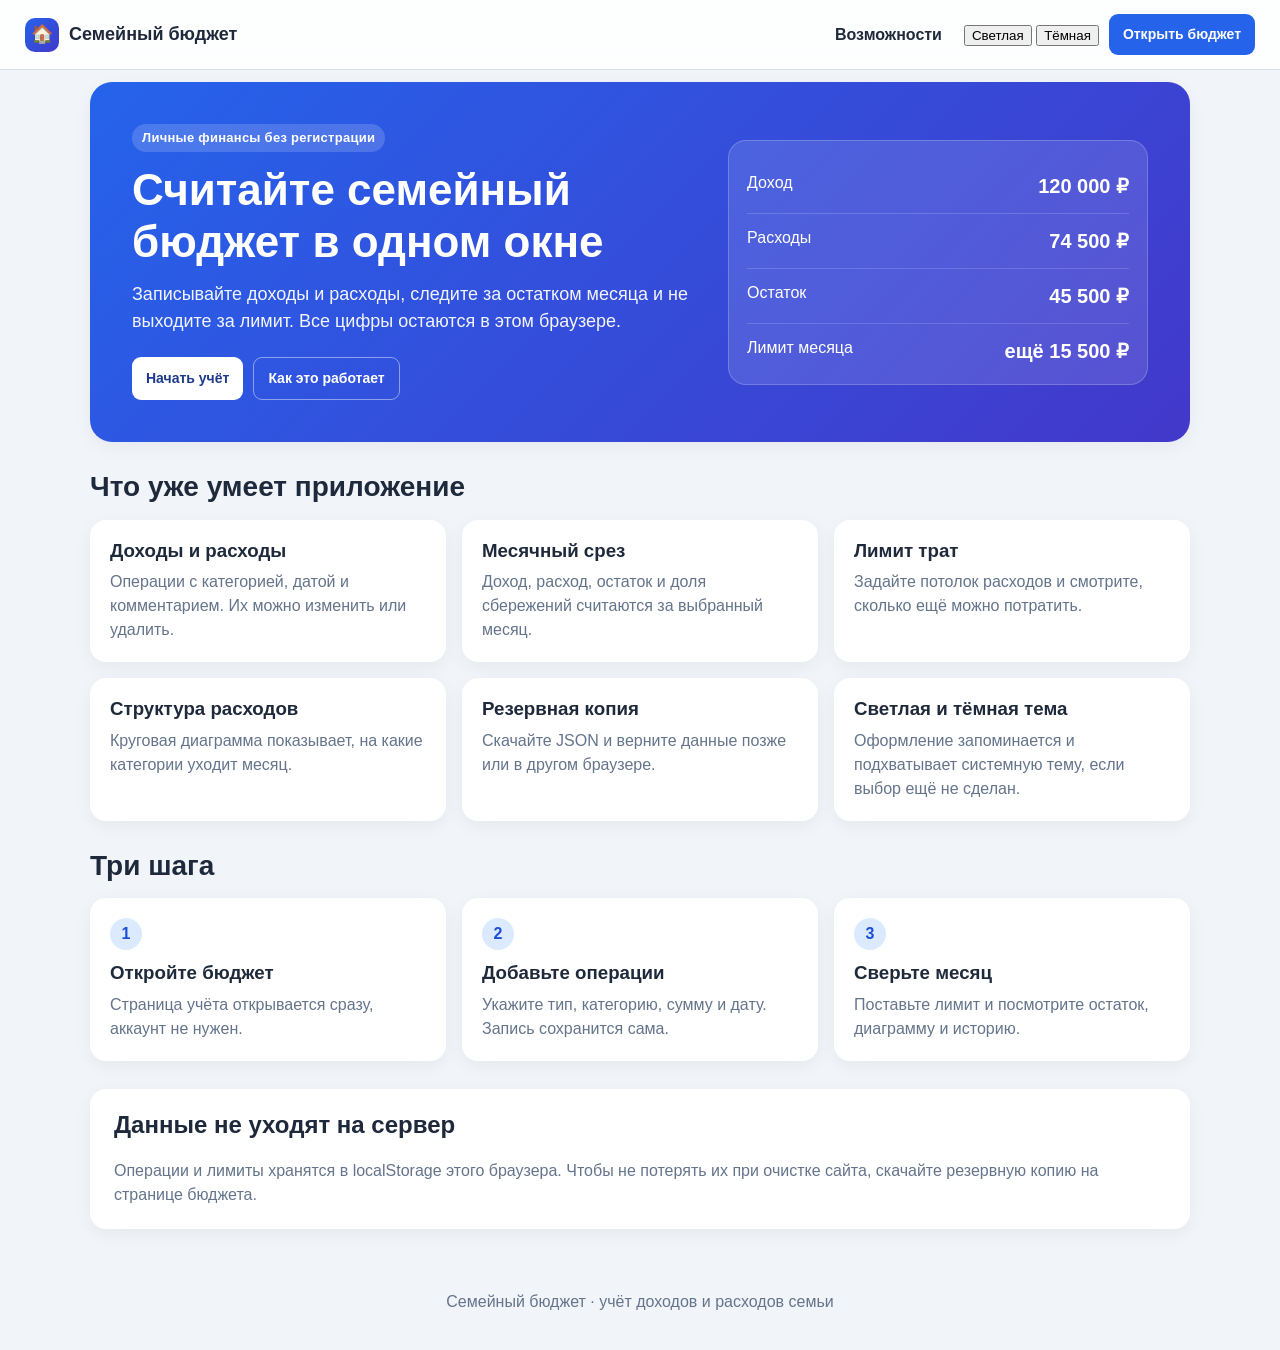
<file: index.html>
<!DOCTYPE html>
<html lang="ru">
<head>
<meta charset="UTF-8">
<meta name="viewport" content="width=device-width, initial-scale=1.0">
<meta name="description" content="Семейный бюджет: учёт доходов и расходов, месячный лимит и резервные копии в браузере.">
<title>Семейный бюджет</title>
<link rel="icon" href="favicon.svg" type="image/svg+xml">
<script>
(function () {
  var saved = localStorage.getItem("familyBudget_theme");
  var theme = saved === "light" || saved === "dark"
    ? saved
    : (window.matchMedia("(prefers-color-scheme: dark)").matches ? "dark" : "light");
  document.documentElement.setAttribute("data-theme", theme);
})();
</script>
<link rel="stylesheet" href="css/base.css">
<link rel="stylesheet" href="css/landing.css">
</head>
<body>

<header class="site-bar">
  <a class="brand" href="index.html">
    <span class="brand-mark" aria-hidden="true">🏠</span>
    Семейный бюджет
  </a>
  <nav class="site-nav" aria-label="Основное меню">
    <a class="nav-link" href="#features">Возможности</a>
    <div class="theme-switch" role="group" aria-label="Тема оформления">
      <button type="button" data-theme-choice="light" aria-pressed="false">Светлая</button>
      <button type="button" data-theme-choice="dark" aria-pressed="false">Тёмная</button>
    </div>
    <a class="btn btn-primary" href="budget.html">Открыть бюджет</a>
  </nav>
</header>

<main class="container landing">
  <section class="hero">
    <div>
      <span class="eyebrow">Личные финансы без регистрации</span>
      <h1>Считайте семейный бюджет в одном окне</h1>
      <p>
        Записывайте доходы и расходы, следите за остатком месяца
        и не выходите за лимит. Все цифры остаются в этом браузере.
      </p>
      <div class="hero-actions">
        <a class="btn btn-light" href="budget.html">Начать учёт</a>
        <a class="btn btn-ghost" href="#how">Как это работает</a>
      </div>
    </div>

    <div class="preview" aria-hidden="true">
      <div class="preview-row">
        <span>Доход</span>
        <strong>120 000 ₽</strong>
      </div>
      <div class="preview-row">
        <span>Расходы</span>
        <strong>74 500 ₽</strong>
      </div>
      <div class="preview-row">
        <span>Остаток</span>
        <strong>45 500 ₽</strong>
      </div>
      <div class="preview-row">
        <span>Лимит месяца</span>
        <strong>ещё 15 500 ₽</strong>
      </div>
    </div>
  </section>

  <h2 class="section-title" id="features">Что уже умеет приложение</h2>
  <section class="features">
    <article class="feature">
      <h3>Доходы и расходы</h3>
      <p>Операции с категорией, датой и комментарием. Их можно изменить или удалить.</p>
    </article>
    <article class="feature">
      <h3>Месячный срез</h3>
      <p>Доход, расход, остаток и доля сбережений считаются за выбранный месяц.</p>
    </article>
    <article class="feature">
      <h3>Лимит трат</h3>
      <p>Задайте потолок расходов и смотрите, сколько ещё можно потратить.</p>
    </article>
    <article class="feature">
      <h3>Структура расходов</h3>
      <p>Круговая диаграмма показывает, на какие категории уходит месяц.</p>
    </article>
    <article class="feature">
      <h3>Резервная копия</h3>
      <p>Скачайте JSON и верните данные позже или в другом браузере.</p>
    </article>
    <article class="feature">
      <h3>Светлая и тёмная тема</h3>
      <p>Оформление запоминается и подхватывает системную тему, если выбор ещё не сделан.</p>
    </article>
  </section>

  <h2 class="section-title" id="how">Три шага</h2>
  <section class="steps">
    <article class="step">
      <span class="step-num">1</span>
      <h3>Откройте бюджет</h3>
      <p>Страница учёта открывается сразу, аккаунт не нужен.</p>
    </article>
    <article class="step">
      <span class="step-num">2</span>
      <h3>Добавьте операции</h3>
      <p>Укажите тип, категорию, сумму и дату. Запись сохранится сама.</p>
    </article>
    <article class="step">
      <span class="step-num">3</span>
      <h3>Сверьте месяц</h3>
      <p>Поставьте лимит и посмотрите остаток, диаграмму и историю.</p>
    </article>
  </section>

  <section class="note">
    <h2>Данные не уходят на сервер</h2>
    <p>
      Операции и лимиты хранятся в localStorage этого браузера.
      Чтобы не потерять их при очистке сайта, скачайте резервную копию на странице бюджета.
    </p>
  </section>
</main>

<footer class="site-footer">
  Семейный бюджет · учёт доходов и расходов семьи
</footer>

<script>
(function () {
  var STORAGE_THEME = "familyBudget_theme";
  var buttons = document.querySelectorAll("[data-theme-choice]");

  function apply(theme) {
    document.documentElement.setAttribute("data-theme", theme);
    localStorage.setItem(STORAGE_THEME, theme);

    buttons.forEach(function (button) {
      var active = button.getAttribute("data-theme-choice") === theme;
      button.setAttribute("aria-pressed", active ? "true" : "false");
    });
  }

  buttons.forEach(function (button) {
    button.addEventListener("click", function () {
      apply(button.getAttribute("data-theme-choice"));
    });
  });

  var current = document.documentElement.getAttribute("data-theme");
  apply(current === "dark" ? "dark" : "light");
})();
</script>
</body>
</html>
</file>
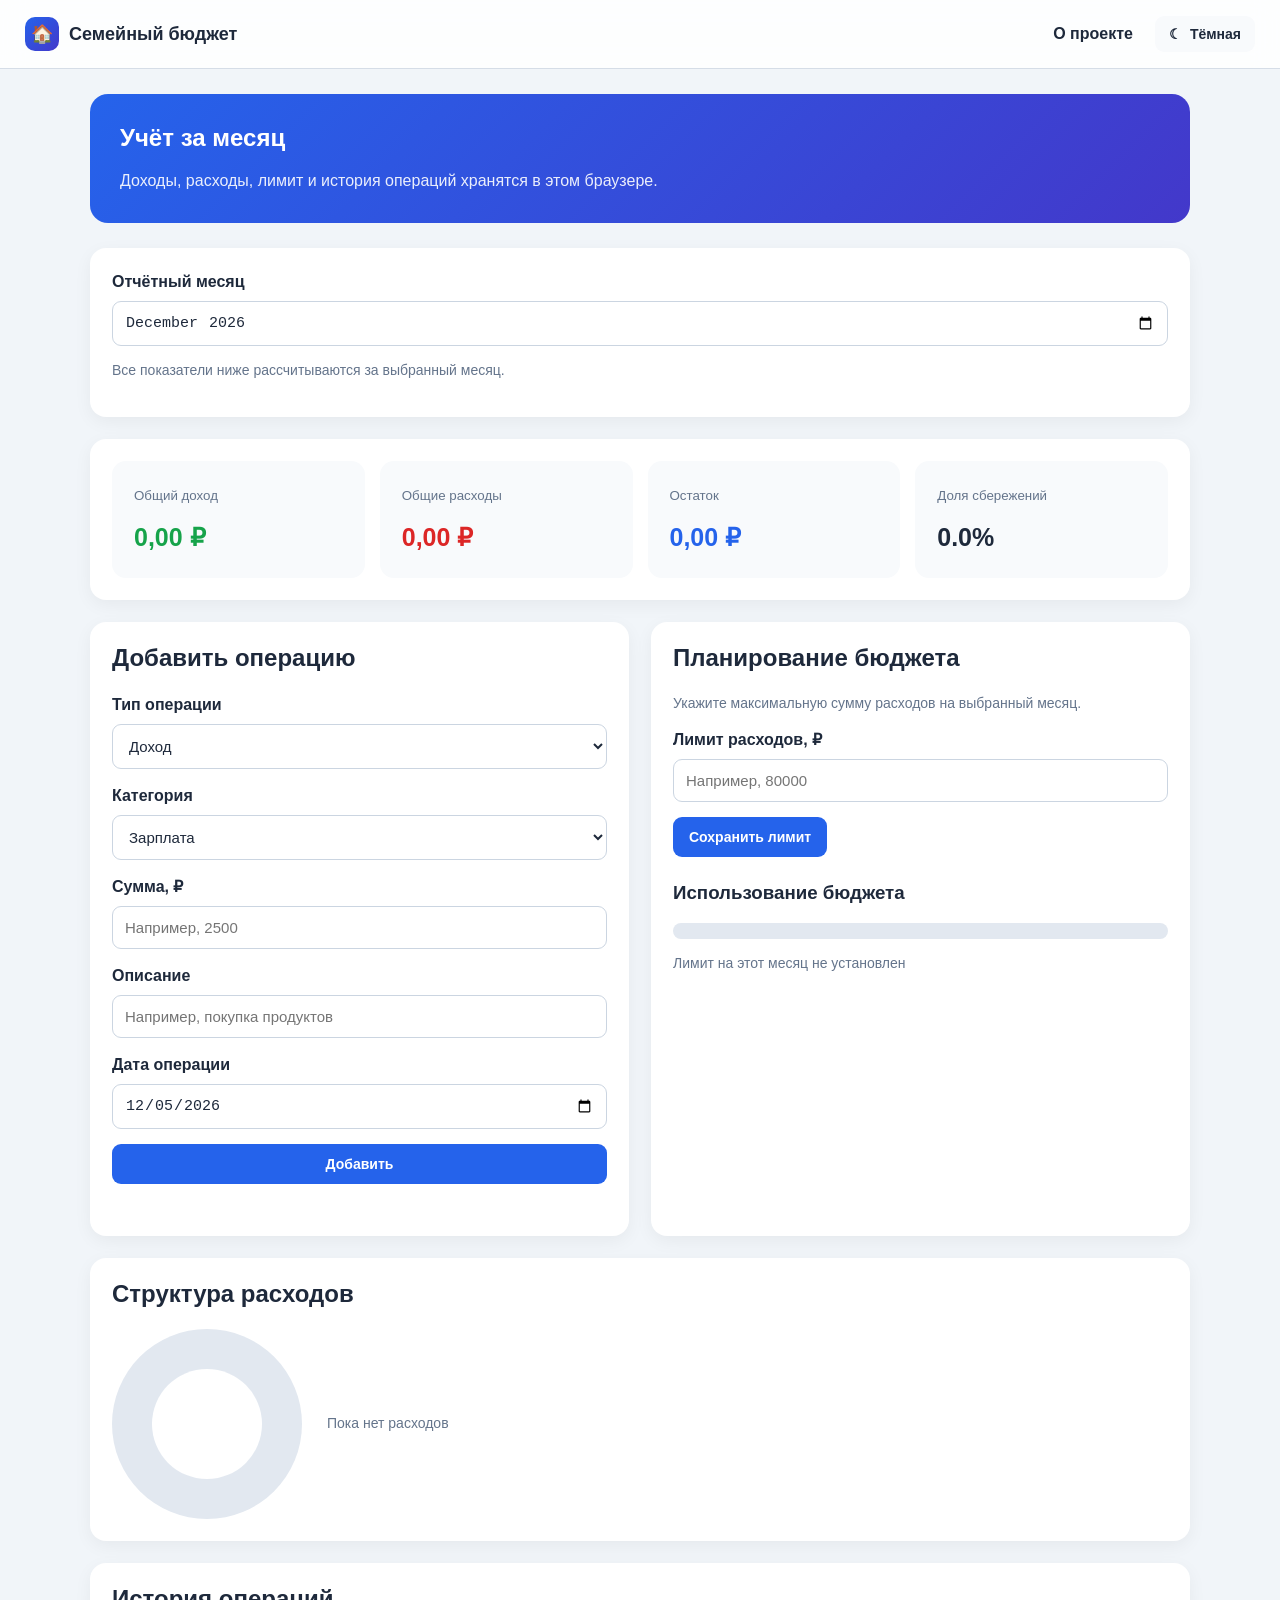
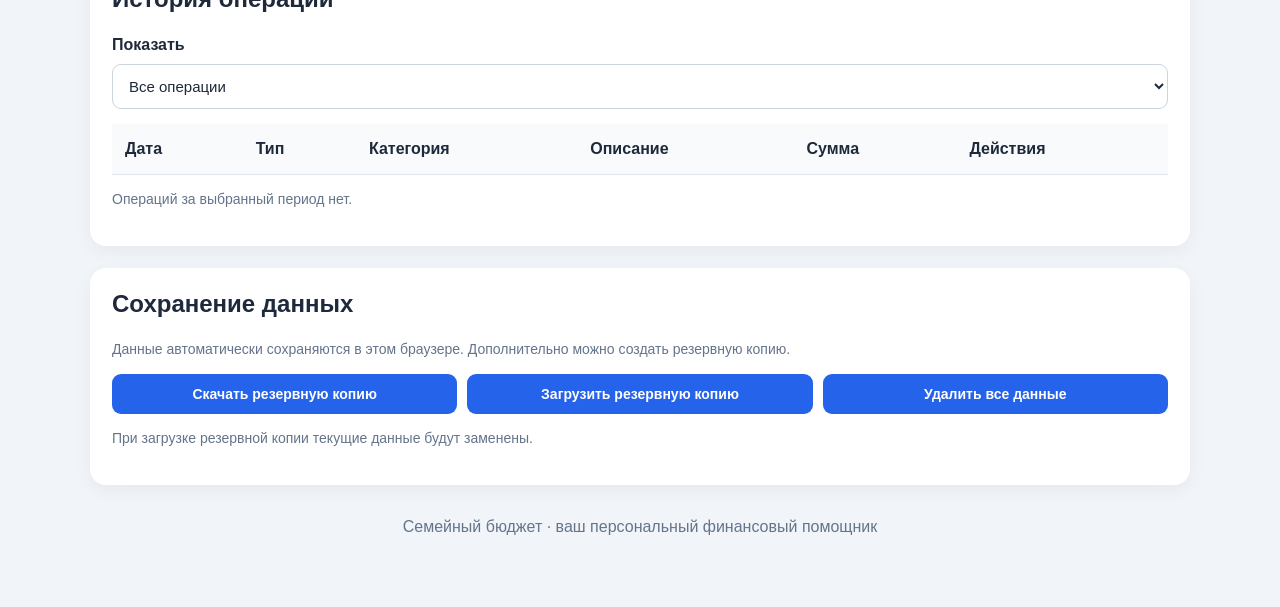
<file: budget.html>
<!DOCTYPE html>
<html lang="ru">
<head>
<meta charset="UTF-8">
<meta name="viewport" content="width=device-width, initial-scale=1.0">
<meta name="description" content="Учёт доходов, расходов и месячного лимита семейного бюджета.">
<title>Учёт — Семейный бюджет</title>
<link rel="icon" href="favicon.svg" type="image/svg+xml">
<script>
(function () {
  var saved = localStorage.getItem("familyBudget_theme");
  var theme = saved === "light" || saved === "dark"
    ? saved
    : (window.matchMedia("(prefers-color-scheme: dark)").matches ? "dark" : "light");
  document.documentElement.setAttribute("data-theme", theme);
})();
</script>
<link rel="stylesheet" href="css/base.css">
<link rel="stylesheet" href="css/app.css">
</head>
<body>

<header class="site-bar">
  <a class="brand" href="index.html">
    <span class="brand-mark" aria-hidden="true">🏠</span>
    Семейный бюджет
  </a>
  <nav class="site-nav" aria-label="Основное меню">
    <a class="nav-link" href="index.html">О проекте</a>
    <button type="button" class="theme-toggle" data-theme-toggle>
      <span data-theme-icon aria-hidden="true">☾</span>
      <span data-theme-label>Тёмная</span>
    </button>
  </nav>
</header>

<main class="container">

  <section class="page-hero">
    <h1>Учёт за месяц</h1>
    <p>Доходы, расходы, лимит и история операций хранятся в этом браузере.</p>
  </section>

  <section class="card">
    <label for="monthFilter">Отчётный месяц</label>
    <input type="month" id="monthFilter">
    <p class="muted">Все показатели ниже рассчитываются за выбранный месяц.</p>
  </section>

  <section class="stats card">
    <div class="stat">
      <small>Общий доход</small>
      <strong class="income" id="totalIncome">0 ₽</strong>
    </div>
    <div class="stat">
      <small>Общие расходы</small>
      <strong class="expense" id="totalExpense">0 ₽</strong>
    </div>
    <div class="stat">
      <small>Остаток</small>
      <strong class="balance" id="totalBalance">0 ₽</strong>
    </div>
    <div class="stat">
      <small>Доля сбережений</small>
      <strong id="savingsPercent">0%</strong>
    </div>
  </section>

  <div class="grid">
    <section class="card">
      <h2 id="formTitle">Добавить операцию</h2>
      <form id="transactionForm">
        <div class="form-group">
          <label for="type">Тип операции</label>
          <select id="type" required>
            <option value="income">Доход</option>
            <option value="expense">Расход</option>
          </select>
        </div>
        <div class="form-group">
          <label for="category">Категория</label>
          <select id="category" required></select>
        </div>
        <div class="form-group">
          <label for="amount">Сумма, ₽</label>
          <input type="number" id="amount" min="0.01" step="0.01" placeholder="Например, 2500" required>
        </div>
        <div class="form-group">
          <label for="description">Описание</label>
          <input type="text" id="description" maxlength="150" placeholder="Например, покупка продуктов">
        </div>
        <div class="form-group">
          <label for="date">Дата операции</label>
          <input type="date" id="date" required>
        </div>
        <div class="actions">
          <button type="submit" class="btn-green" id="saveBtn">Добавить</button>
          <button type="button" class="btn-gray" id="cancelEdit" hidden>Отмена</button>
        </div>
      </form>
      <div class="message" id="formMessage" role="status"></div>
    </section>

    <section class="card">
      <h2>Планирование бюджета</h2>
      <p class="muted">Укажите максимальную сумму расходов на выбранный месяц.</p>
      <div class="form-group">
        <label for="budgetLimit">Лимит расходов, ₽</label>
        <input type="number" id="budgetLimit" min="0" step="0.01" placeholder="Например, 80000">
      </div>
      <button type="button" id="saveLimit">Сохранить лимит</button>
      <h3 style="margin-top:25px;">Использование бюджета</h3>
      <div class="progress">
        <div class="progress-fill" id="progressFill"></div>
      </div>
      <p id="limitInfo" class="muted">Лимит не установлен</p>
      <p id="limitRemaining"></p>
    </section>
  </div>

  <section class="card">
    <h2>Структура расходов</h2>
    <div class="chart-wrap">
      <div class="donut" id="expenseChart" role="img" aria-label="Диаграмма расходов"></div>
      <div class="legend" id="expenseLegend">
        <p class="muted">Пока нет расходов</p>
      </div>
    </div>
  </section>

  <section class="card">
    <h2>История операций</h2>
    <div class="form-group">
      <label for="historyFilter">Показать</label>
      <select id="historyFilter">
        <option value="all">Все операции</option>
        <option value="income">Только доходы</option>
        <option value="expense">Только расходы</option>
      </select>
    </div>
    <div class="table-wrap">
      <table>
        <thead>
          <tr>
            <th>Дата</th>
            <th>Тип</th>
            <th>Категория</th>
            <th>Описание</th>
            <th>Сумма</th>
            <th>Действия</th>
          </tr>
        </thead>
        <tbody id="transactionTable"></tbody>
      </table>
    </div>
    <p id="emptyMessage" class="muted"></p>
  </section>

  <section class="card">
    <h2>Сохранение данных</h2>
    <p class="muted">
      Данные автоматически сохраняются в этом браузере.
      Дополнительно можно создать резервную копию.
    </p>
    <div class="actions">
      <button type="button" id="exportBtn" class="btn-green">Скачать резервную копию</button>
      <button type="button" id="importBtn">Загрузить резервную копию</button>
      <button type="button" id="clearBtn" class="btn-red">Удалить все данные</button>
    </div>
    <input type="file" id="importFile" accept=".json,application/json" hidden>
    <p class="muted">При загрузке резервной копии текущие данные будут заменены.</p>
  </section>

  <p class="page-footer">Семейный бюджет · ваш персональный финансовый помощник</p>
</main>

<script src="js/theme.js"></script>
<script src="js/app.js"></script>
</body>
</html>
</file>
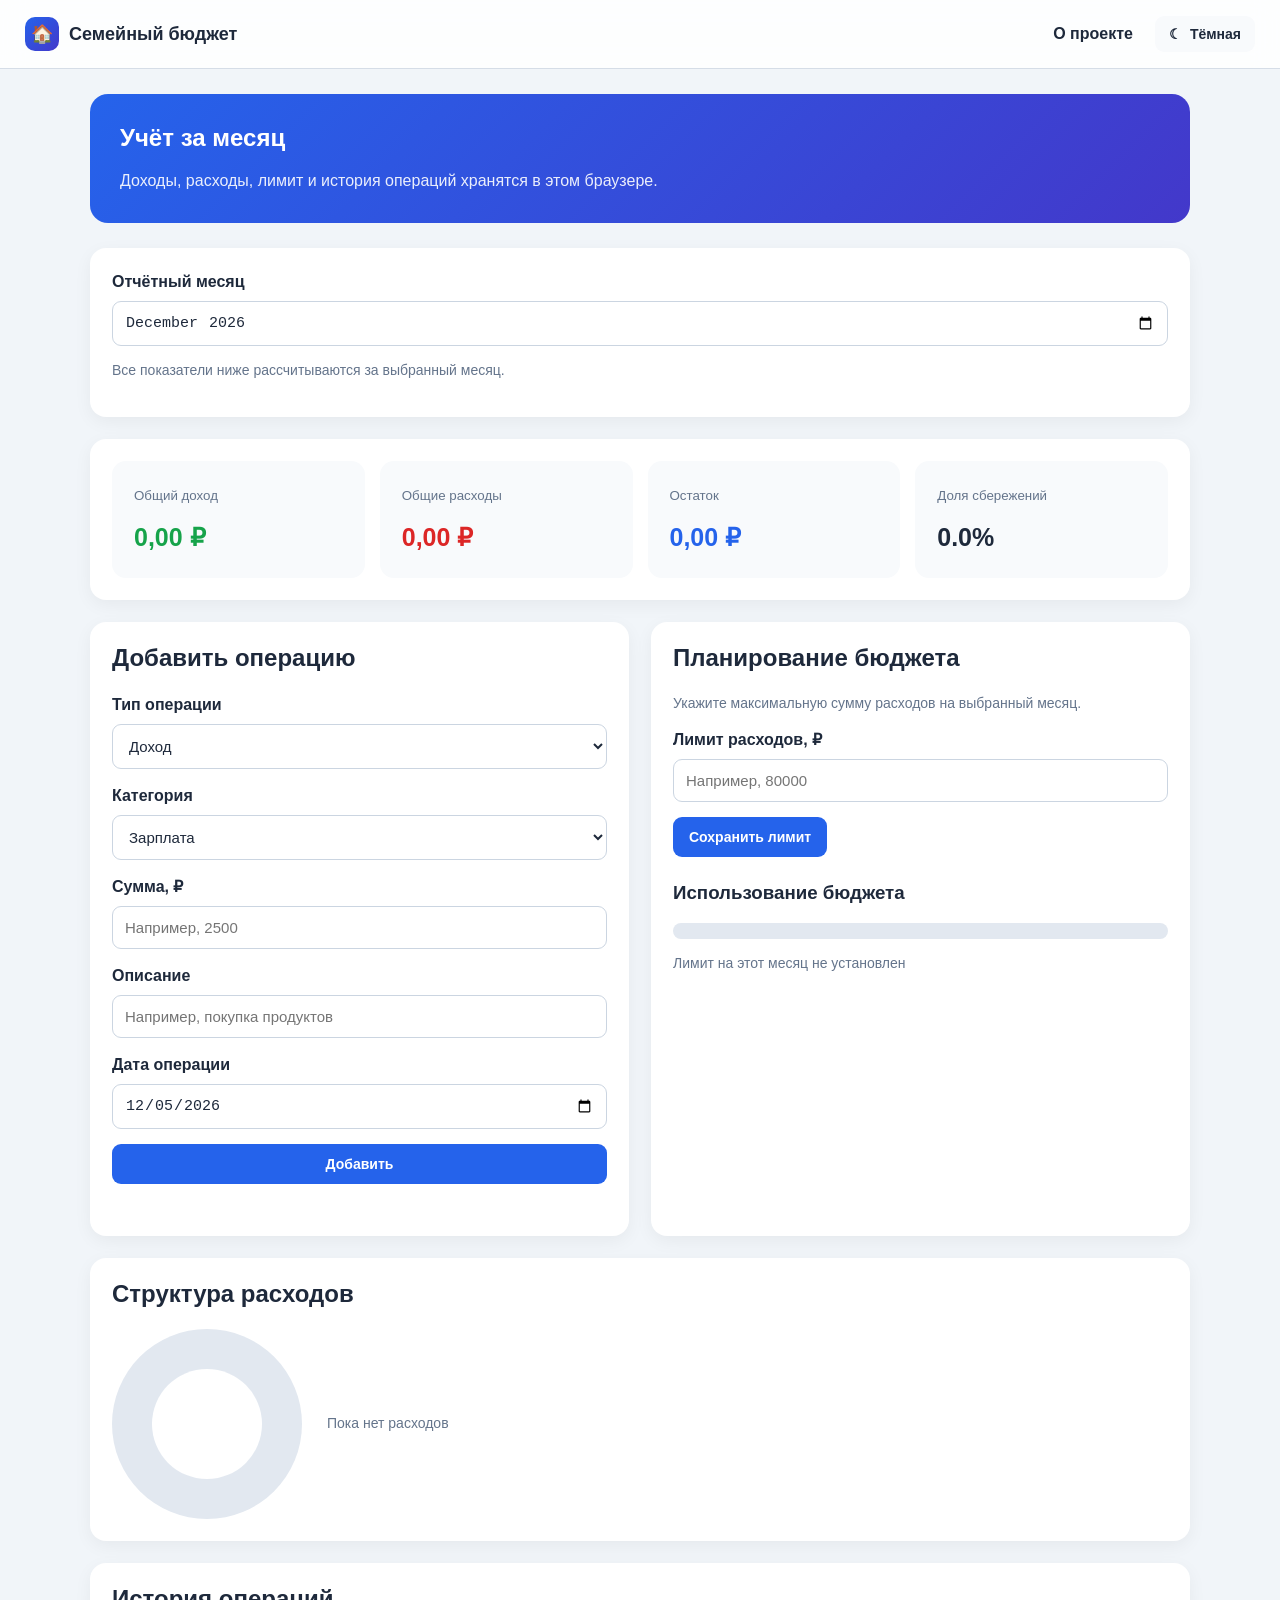
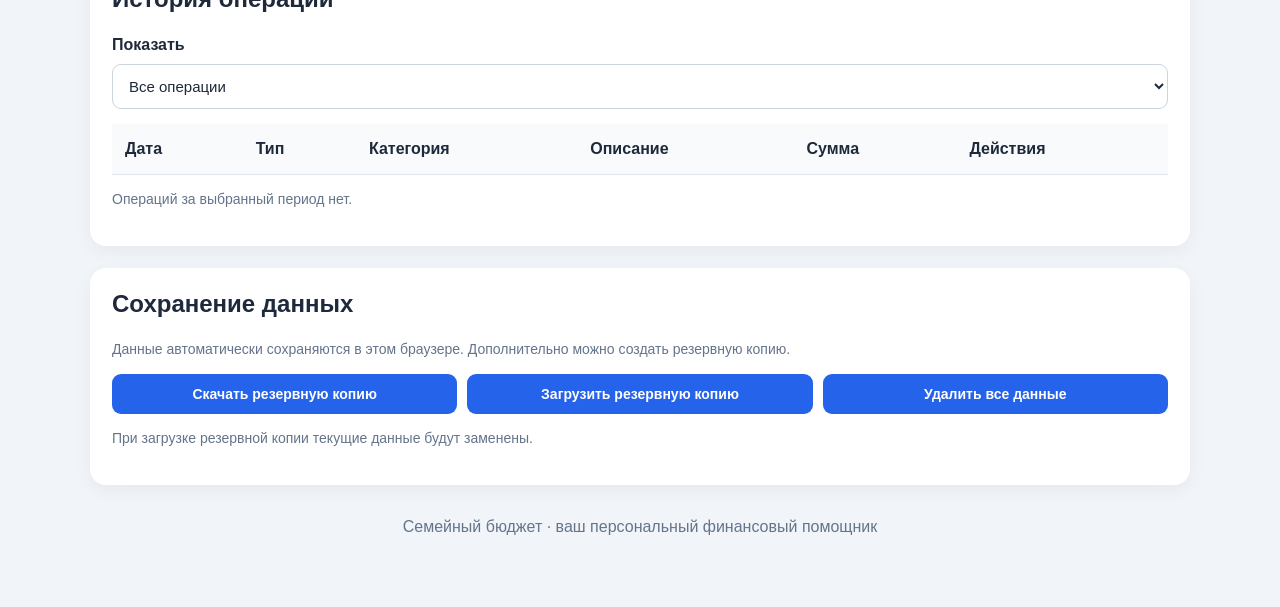
<file: калькулятор.html>
<!DOCTYPE html>
<html lang="ru">
<head>
<meta charset="UTF-8">
<meta http-equiv="refresh" content="0; url=budget.html">
<link rel="canonical" href="budget.html">
<title>Семейный бюджет</title>
<script>location.replace("budget.html");</script>
</head>
<body>
<p><a href="budget.html">Перейти к учёту бюджета</a></p>
</body>
</html>
</file>
<file: css/base.css>
/* Общие цвета, шапка сайта и кнопки для лендинга и приложения. */

:root,
html[data-theme="light"] {
  color-scheme: light;
  --bg-page: #f1f5f9;
  --text-primary: #1e293b;
  --text-muted: #64748b;
  --card-bg: #ffffff;
  --stat-bg: #f8fafc;
  --border-color: #cbd5e1;
  --border-light: #e2e8f0;
  --input-bg: #ffffff;
  --focus-ring: #93c5fd;
  --shadow-card: 0 5px 18px rgba(0, 0, 0, 0.05);
  --progress-track: #e2e8f0;
  --chart-hole: #ffffff;
  --chart-empty: #e2e8f0;
  --bar-bg: rgba(255, 255, 255, 0.86);
  --bar-border: rgba(203, 213, 225, 0.8);
}

html[data-theme="dark"] {
  color-scheme: dark;
  --bg-page: #0f172a;
  --text-primary: #e2e8f0;
  --text-muted: #94a3b8;
  --card-bg: #1e293b;
  --stat-bg: #334155;
  --border-color: #475569;
  --border-light: #334155;
  --input-bg: #0f172a;
  --focus-ring: #3b82f6;
  --shadow-card: 0 5px 18px rgba(0, 0, 0, 0.35);
  --progress-track: #334155;
  --chart-hole: #1e293b;
  --chart-empty: #334155;
  --bar-bg: rgba(15, 23, 42, 0.88);
  --bar-border: rgba(71, 85, 105, 0.8);
}

* {
  box-sizing: border-box;
}

body {
  margin: 0;
  font-family: "Segoe UI", Arial, sans-serif;
  background: var(--bg-page);
  color: var(--text-primary);
  line-height: 1.5;
  transition: background 0.25s ease, color 0.25s ease;
}

h1, h2, h3 {
  margin-top: 0;
  line-height: 1.2;
}

a {
  color: #2563eb;
}

.container {
  max-width: 1150px;
  margin: auto;
  padding: 25px;
}

.site-bar {
  position: sticky;
  top: 0;
  z-index: 20;
  display: flex;
  align-items: center;
  justify-content: space-between;
  gap: 16px;
  padding: 14px 25px;
  background: var(--bar-bg);
  border-bottom: 1px solid var(--bar-border);
  backdrop-filter: blur(12px);
}

.brand {
  display: flex;
  align-items: center;
  gap: 10px;
  color: var(--text-primary);
  font-weight: 700;
  text-decoration: none;
  font-size: 18px;
}

.brand-mark {
  width: 34px;
  height: 34px;
  border-radius: 10px;
  display: grid;
  place-items: center;
  background: linear-gradient(135deg, #2563eb, #4338ca);
  color: white;
  font-size: 18px;
}

.site-nav {
  display: flex;
  align-items: center;
  gap: 10px;
  flex-wrap: wrap;
  justify-content: flex-end;
}

.nav-link {
  color: var(--text-primary);
  text-decoration: none;
  font-weight: 600;
  padding: 8px 12px;
  border-radius: 9px;
}

.nav-link:hover {
  background: var(--stat-bg);
}

.theme-toggle,
.btn {
  border: 0;
  border-radius: 9px;
  padding: 10px 14px;
  background: var(--stat-bg);
  color: var(--text-primary);
  cursor: pointer;
  font-weight: 700;
  font-size: 14px;
  font-family: inherit;
  text-decoration: none;
  display: inline-flex;
  align-items: center;
  gap: 8px;
}

.btn-primary {
  background: #2563eb;
  color: white;
}

.theme-toggle:hover,
.btn:hover {
  filter: brightness(0.95);
}

.theme-toggle:focus-visible,
.btn:focus-visible,
.nav-link:focus-visible {
  outline: 2px solid var(--focus-ring);
  outline-offset: 2px;
}

.site-footer {
  text-align: center;
  padding: 28px 20px 36px;
  color: var(--text-muted);
}

@media (max-width: 640px) {
  .site-bar {
    padding: 12px;
    align-items: flex-start;
    flex-direction: column;
  }

  .container {
    padding: 12px;
  }
}
</file>
<file: css/landing.css>
.landing {
  padding-top: 12px;
}

.hero {
  display: grid;
  grid-template-columns: 1.15fr 0.85fr;
  gap: 28px;
  align-items: center;
  background: linear-gradient(135deg, #2563eb, #4338ca);
  color: white;
  border-radius: 22px;
  padding: 42px;
  margin-bottom: 28px;
  box-shadow: var(--shadow-card);
}

.eyebrow {
  display: inline-block;
  margin-bottom: 12px;
  padding: 4px 10px;
  border-radius: 999px;
  background: rgba(255, 255, 255, 0.16);
  font-size: 13px;
  font-weight: 700;
  letter-spacing: 0.02em;
}

.hero h1 {
  font-size: 44px;
  margin-bottom: 12px;
}

.hero p {
  margin: 0 0 22px;
  font-size: 18px;
  max-width: 38rem;
  opacity: 0.94;
}

.hero-actions {
  display: flex;
  flex-wrap: wrap;
  gap: 10px;
}

.btn-light {
  background: white;
  color: #1e3a8a;
}

.btn-ghost {
  background: transparent;
  color: white;
  border: 1px solid rgba(255, 255, 255, 0.45);
}

.preview {
  background: rgba(255, 255, 255, 0.12);
  border: 1px solid rgba(255, 255, 255, 0.2);
  border-radius: 18px;
  padding: 18px;
}

.preview-row {
  display: flex;
  justify-content: space-between;
  gap: 12px;
  padding: 12px 0;
  border-bottom: 1px solid rgba(255, 255, 255, 0.16);
}

.preview-row:last-child {
  border-bottom: 0;
  padding-bottom: 0;
}

.preview-row strong {
  font-size: 20px;
}

.section-title {
  margin: 8px 0 16px;
  font-size: 28px;
}

.features,
.steps {
  display: grid;
  gap: 16px;
  margin-bottom: 28px;
}

.features {
  grid-template-columns: repeat(3, 1fr);
}

.steps {
  grid-template-columns: repeat(3, 1fr);
}

.feature,
.step {
  background: var(--card-bg);
  border-radius: 16px;
  padding: 20px;
  box-shadow: var(--shadow-card);
}

.feature h3,
.step h3 {
  margin-bottom: 8px;
}

.feature p,
.step p {
  margin: 0;
  color: var(--text-muted);
}

.step-num {
  display: inline-grid;
  place-items: center;
  width: 32px;
  height: 32px;
  margin-bottom: 12px;
  border-radius: 50%;
  background: #dbeafe;
  color: #1d4ed8;
  font-weight: 800;
}

html[data-theme="dark"] .step-num {
  background: #1e3a8a;
  color: #dbeafe;
}

.note {
  background: var(--card-bg);
  border-radius: 16px;
  padding: 22px 24px;
  box-shadow: var(--shadow-card);
  margin-bottom: 8px;
}

.note p {
  margin: 0;
  color: var(--text-muted);
}

@media (max-width: 850px) {
  .hero,
  .features,
  .steps {
    grid-template-columns: 1fr;
  }

  .hero {
    padding: 26px;
  }

  .hero h1 {
    font-size: 34px;
  }
}
</file>
<file: css/app.css>
﻿
.page-hero {
  background: linear-gradient(135deg, #2563eb, #4338ca);
  color: white;
  padding: 30px;
  border-radius: 18px;
  margin-bottom: 25px;
}

.page-hero h1 {
  margin-bottom: 10px;
}

.page-hero p {
  margin-bottom: 0;
  opacity: 0.9;
}

.card {
  background: var(--card-bg);
  border-radius: 16px;
  padding: 22px;
  margin-bottom: 22px;
  box-shadow: var(--shadow-card);
  transition: background 0.25s ease, box-shadow 0.25s ease;
}

.stats {
  display: grid;
  grid-template-columns: repeat(4, 1fr);
  gap: 15px;
}

.stat {
  padding: 22px;
  border-radius: 14px;
  background: var(--stat-bg);
  transition: background 0.25s ease;
}

.stat small {
  color: var(--text-muted);
}

.stat strong {
  display: block;
  margin-top: 12px;
  font-size: 25px;
  overflow-wrap: anywhere;
}

.income {
  color: #16a34a;
}

.expense {
  color: #dc2626;
}

.balance {
  color: #2563eb;
}

.grid {
  display: grid;
  grid-template-columns: 1fr 1fr;
  gap: 22px;
}

.form-group {
  margin-bottom: 15px;
}

label {
  display: block;
  font-weight: bold;
  margin-bottom: 7px;
}

input, select {
  width: 100%;
  padding: 12px;
  border: 1px solid var(--border-color);
  border-radius: 9px;
  font-size: 15px;
  background: var(--input-bg);
  color: var(--text-primary);
  transition: background 0.25s ease, border-color 0.25s ease, color 0.25s ease;
}

input:focus, select:focus {
  outline: 2px solid var(--focus-ring);
  border-color: #2563eb;
}

button:not(.theme-toggle) {
  border: 0;
  border-radius: 9px;
  padding: 12px 16px;
  background: #2563eb;
  color: white;
  cursor: pointer;
  font-weight: bold;
  font-size: 14px;
  font-family: inherit;
}

button:not(.theme-toggle):hover {
  filter: brightness(0.92);
}

button:not(.theme-toggle):disabled {
  opacity: 0.5;
  cursor: not-allowed;
}

.btn-green {
  background: #16a34a;
}

.btn-red {
  background: #dc2626;
}

.btn-gray {
  background: #64748b;
}

.btn-small {
  padding: 7px 10px;
  margin: 3px;
}

.actions {
  display: flex;
  flex-wrap: wrap;
  gap: 10px;
}

.actions button {
  flex: 1;
}

.progress {
  height: 16px;
  background: var(--progress-track);
  border-radius: 20px;
  overflow: hidden;
  margin-top: 14px;
  transition: background 0.25s ease;
}

.progress-fill {
  width: 0%;
  height: 100%;
  background: #22c55e;
  transition: width 0.3s;
}

.progress-fill.over {
  background: #ef4444;
}

.muted {
  color: var(--text-muted);
  font-size: 14px;
}

.table-wrap {
  overflow-x: auto;
}

table {
  width: 100%;
  border-collapse: collapse;
  min-width: 660px;
}

th, td {
  padding: 13px;
  border-bottom: 1px solid var(--border-light);
  text-align: left;
}

th {
  background: var(--stat-bg);
}

.amount {
  font-weight: bold;
  white-space: nowrap;
}

.chart-wrap {
  display: flex;
  align-items: center;
  gap: 25px;
  flex-wrap: wrap;
}

.donut {
  width: 190px;
  height: 190px;
  border-radius: 50%;
  background: var(--chart-empty);
  position: relative;
  flex-shrink: 0;
  transition: background 0.25s ease;
}

.donut::after {
  content: "";
  position: absolute;
  inset: 40px;
  background: var(--chart-hole);
  border-radius: 50%;
  transition: background 0.25s ease;
}

.legend {
  flex: 1;
  min-width: 180px;
}

.legend-item {
  display: flex;
  justify-content: space-between;
  gap: 12px;
  margin: 11px 0;
  font-size: 14px;
}

.legend-name {
  display: flex;
  align-items: center;
  gap: 8px;
}

.dot {
  width: 12px;
  height: 12px;
  border-radius: 50%;
  display: inline-block;
  flex-shrink: 0;
}

.message {
  margin-top: 12px;
  font-size: 14px;
  min-height: 18px;
}

.negative {
  color: #dc2626 !important;
}

.page-footer {
  text-align: center;
  padding: 8px 0 25px;
  color: var(--text-muted);
}

@media (max-width: 850px) {
  .stats {
    grid-template-columns: repeat(2, 1fr);
  }

  .grid {
    grid-template-columns: 1fr;
  }
}

@media (max-width: 480px) {
  .container {
    padding: 12px;
  }

  header {
    padding: 22px;
  }

  .stats {
    gap: 9px;
  }

  .stat {
    padding: 14px;
  }

  .stat strong {
    font-size: 19px;
  }

  .card {
    padding: 16px;
  }
}
</file>
